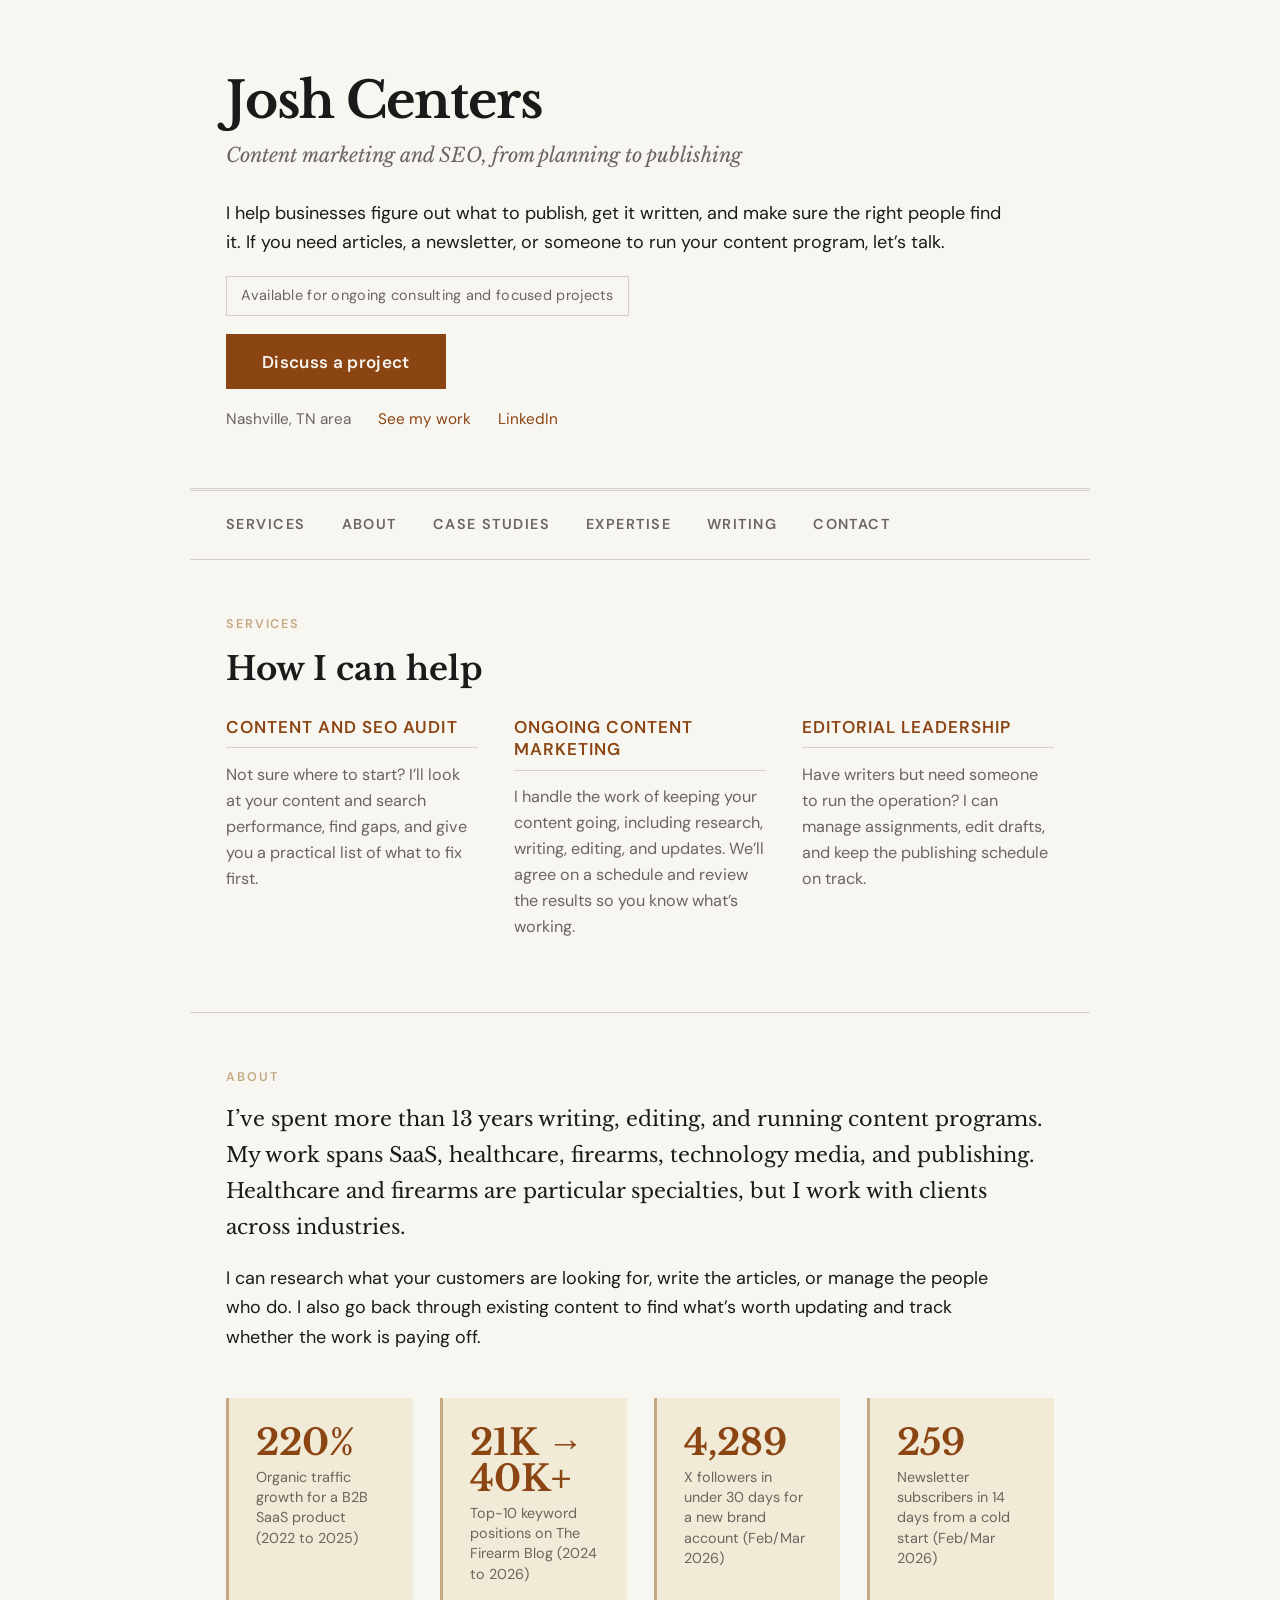
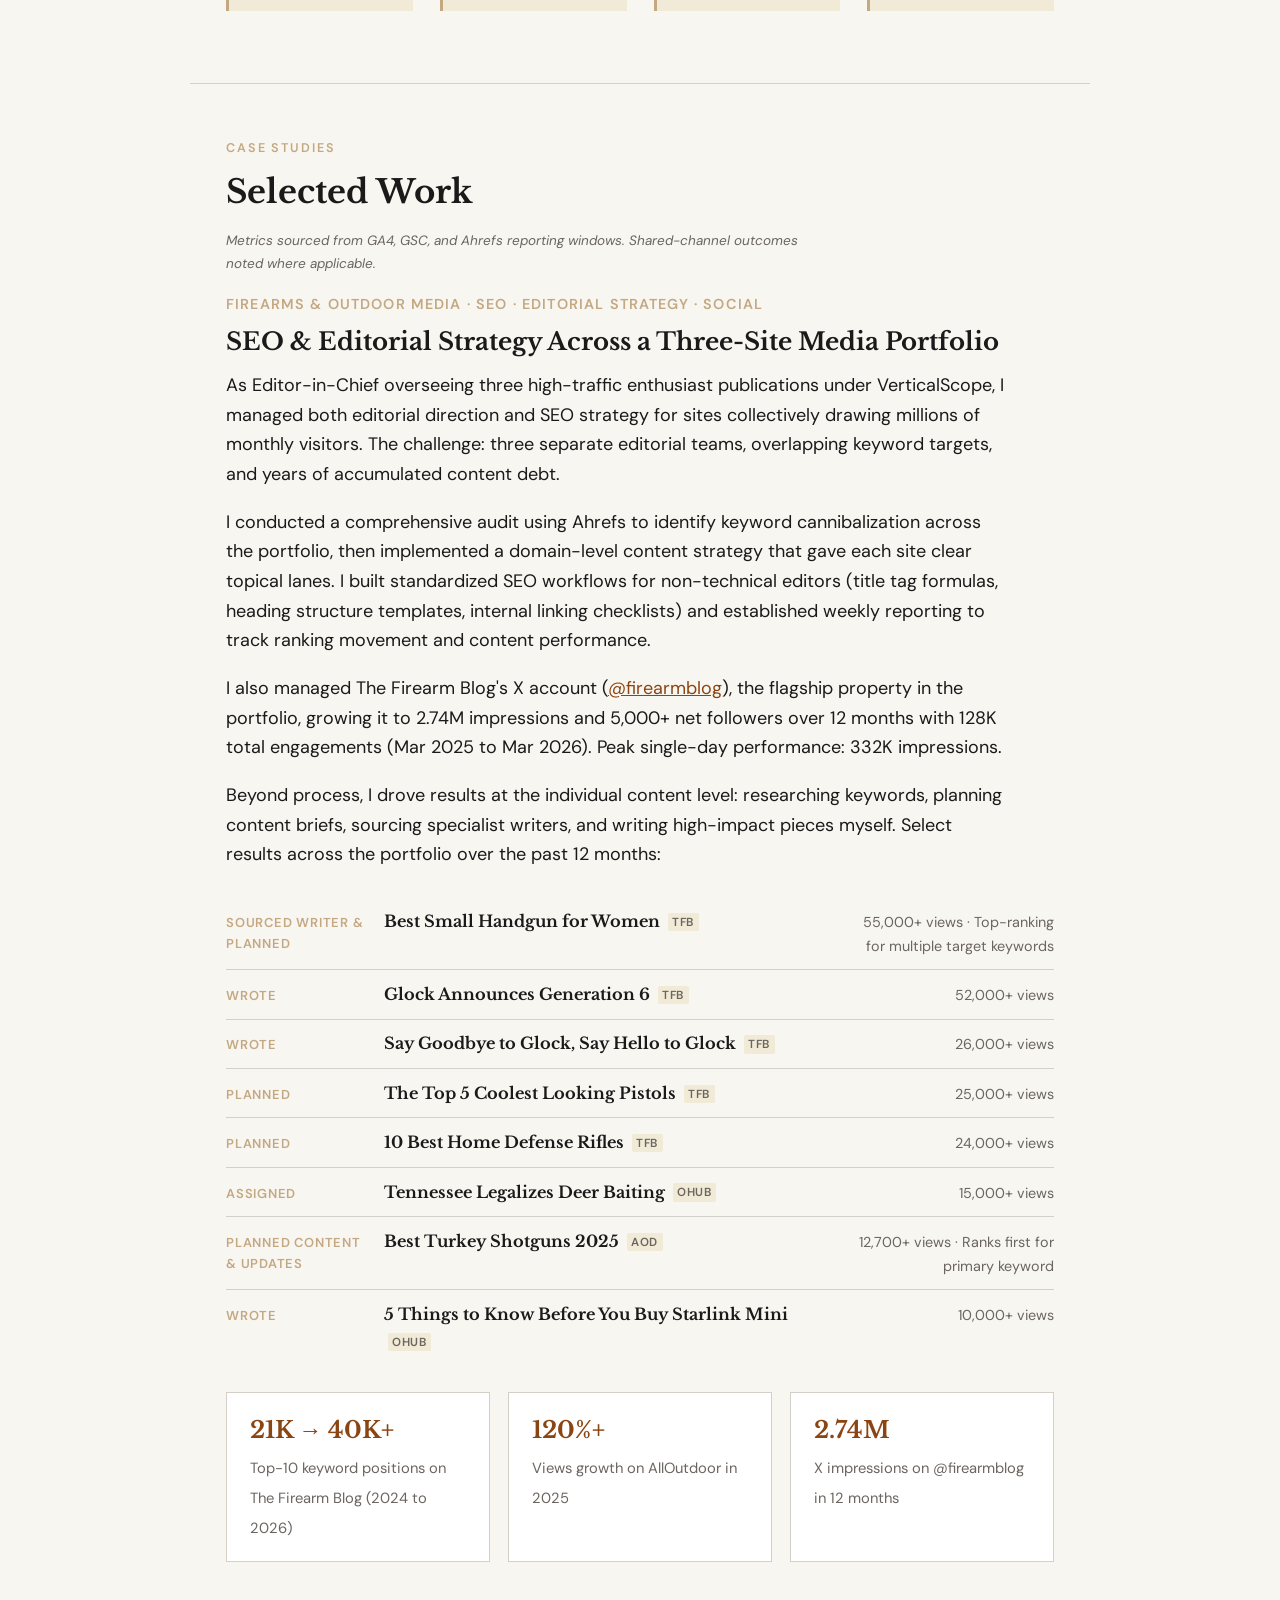
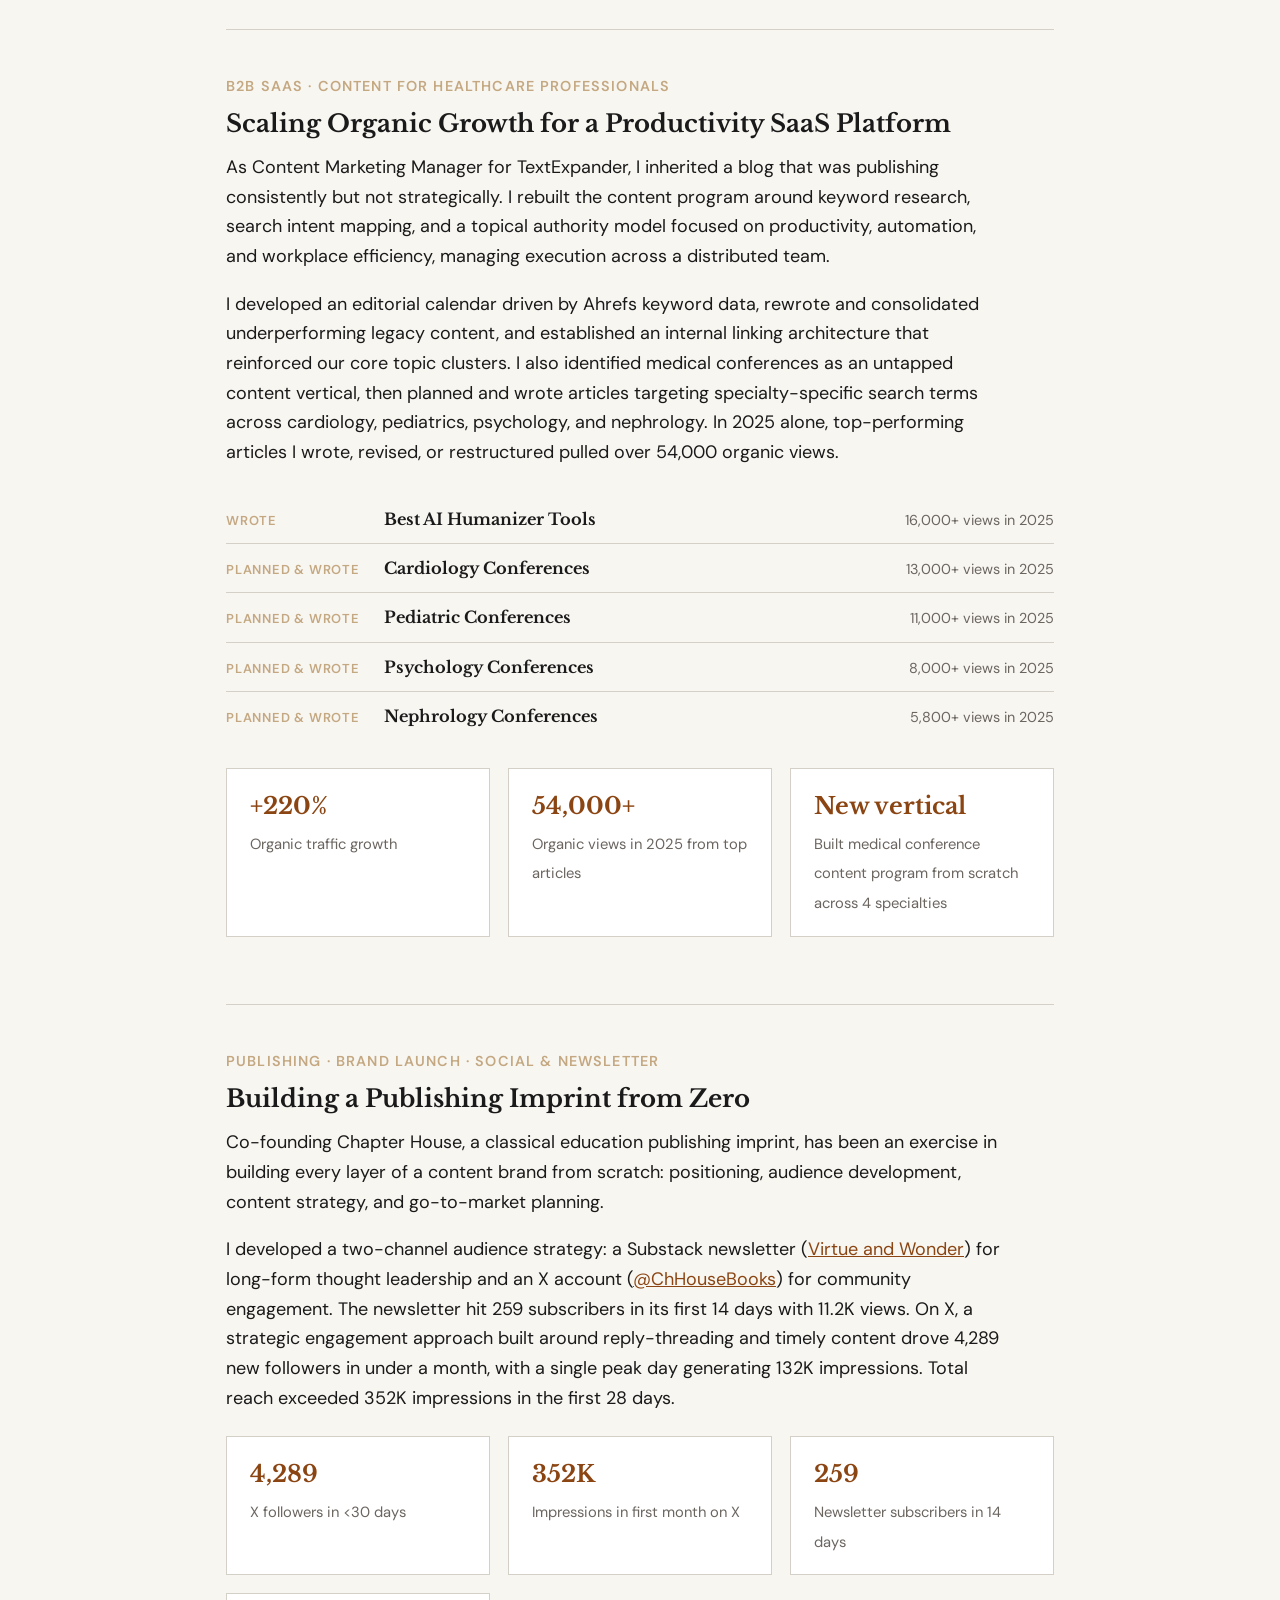
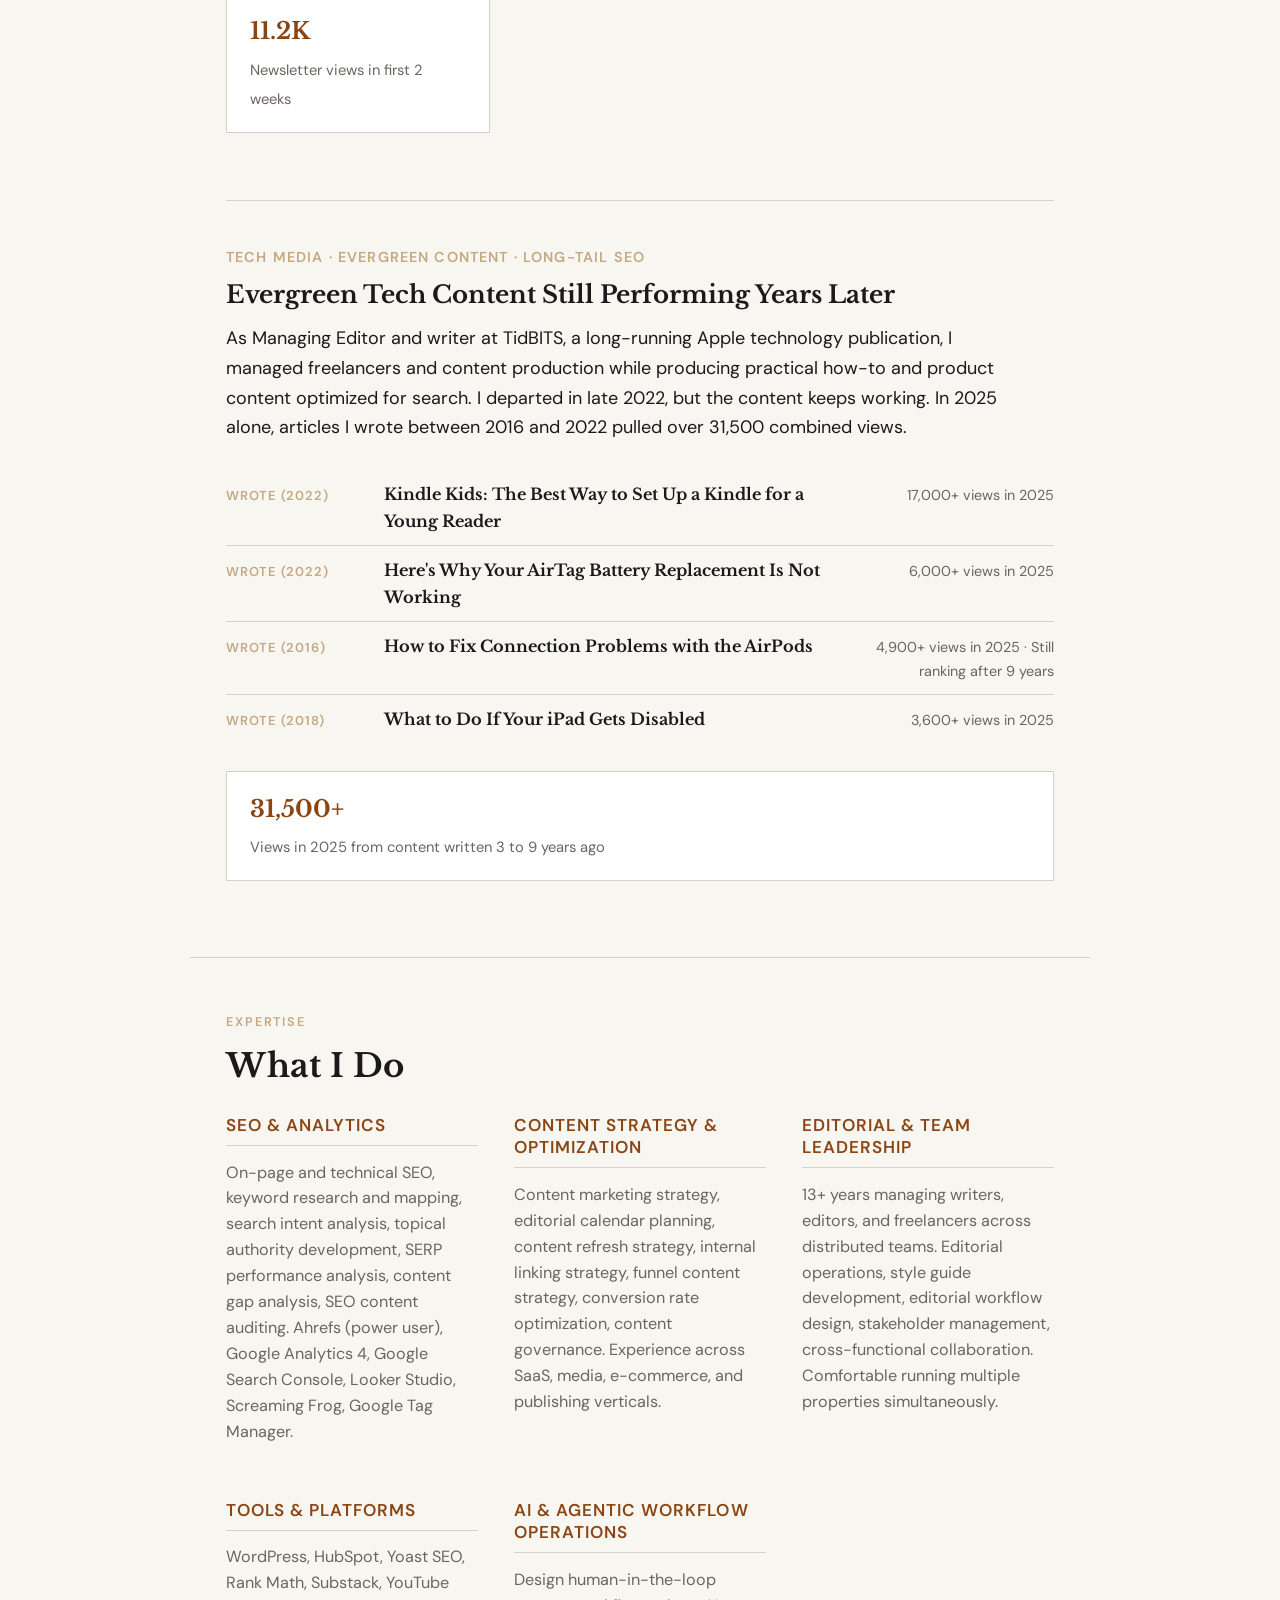
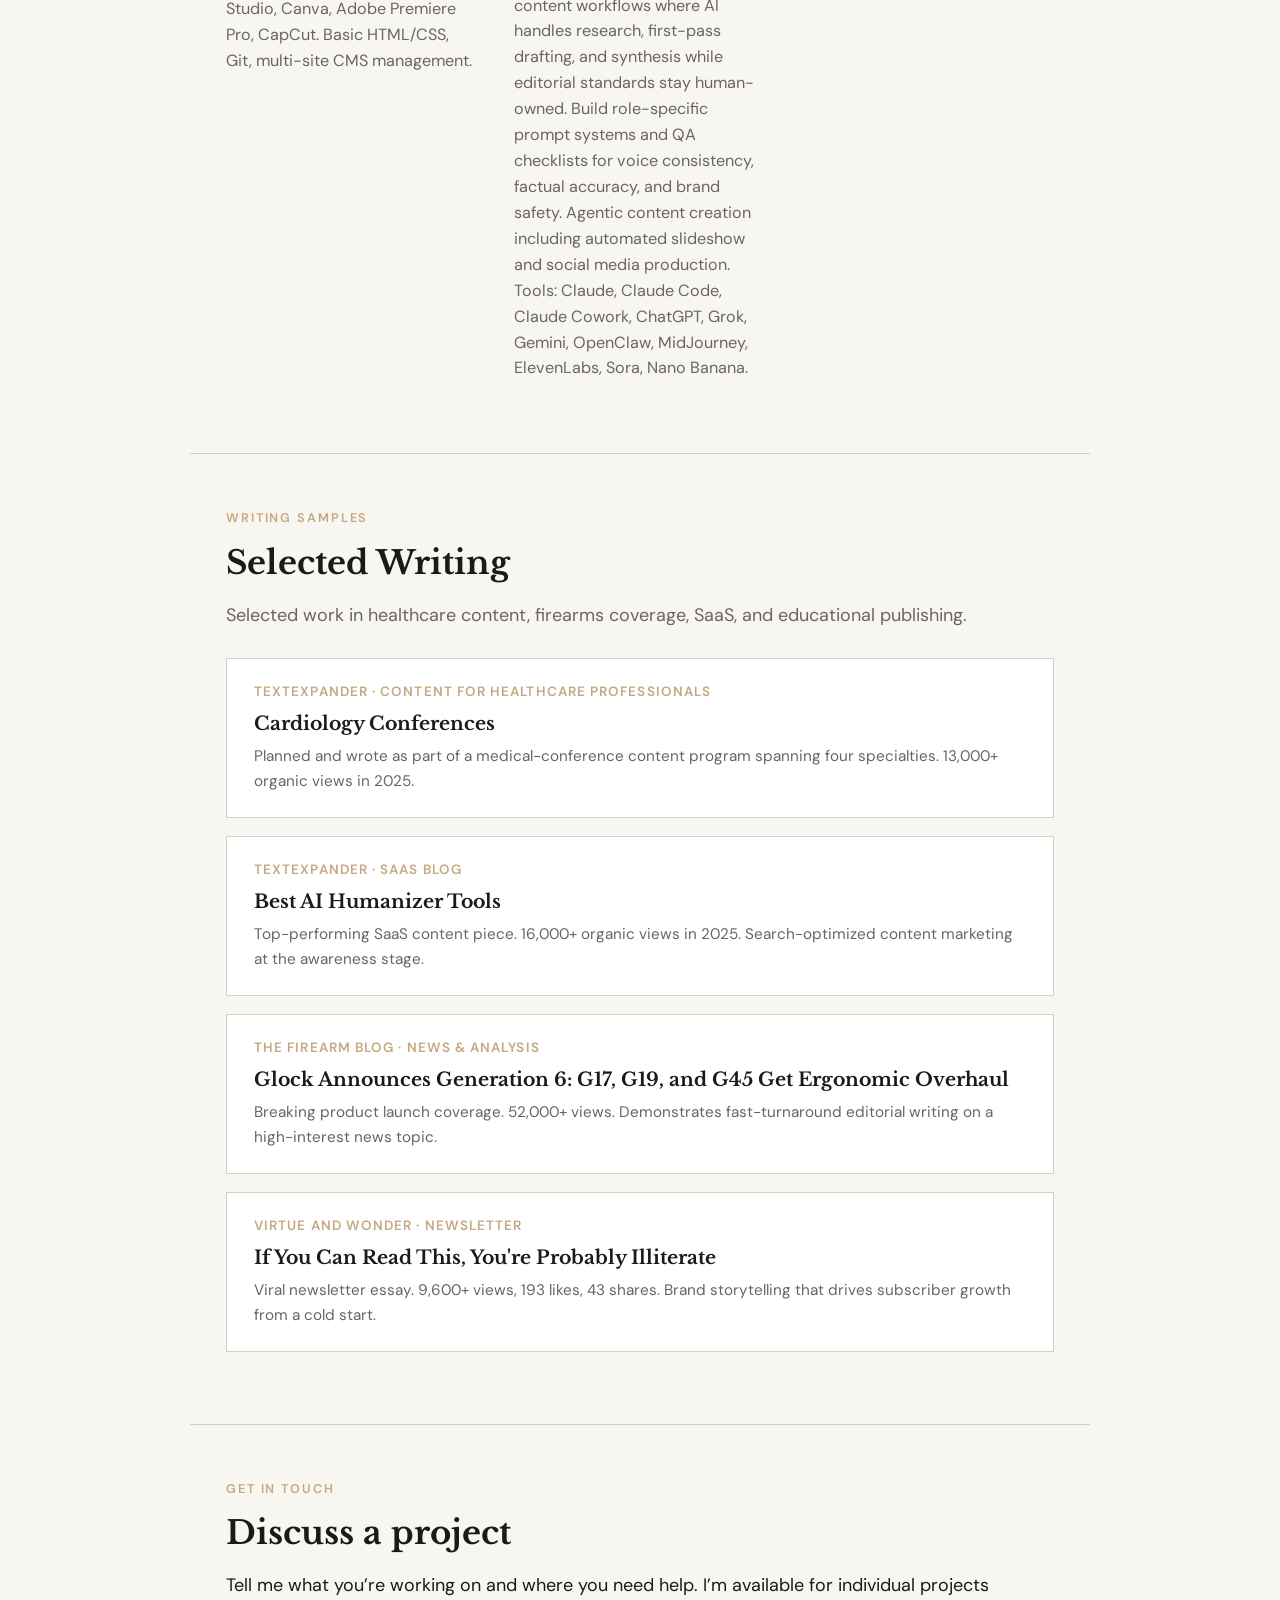
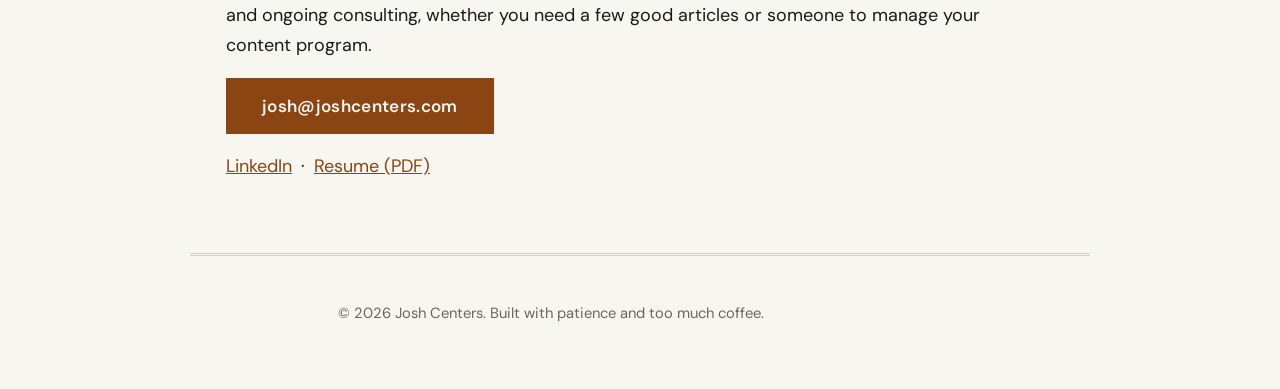
<file: index.html>
<!DOCTYPE html>
<html lang="en">
<head>
    <meta charset="UTF-8">
    <meta name="viewport" content="width=device-width, initial-scale=1.0">
    <title>Josh Centers | Content Marketing &amp; SEO Consultant</title>
    <meta name="description" content="Need help with your content? Josh Centers offers content strategy, writing, SEO, and editorial management for businesses across industries.">
    <meta property="og:title" content="Josh Centers | Content Marketing &amp; SEO Consultant">
    <meta property="og:description" content="Need help with your content? Josh Centers offers content strategy, writing, SEO, and editorial management for businesses across industries.">
    <meta property="og:type" content="website">
    <meta property="og:url" content="https://joshcenters.com">
    <meta property="og:image" content="https://joshcenters.com/og-image.png">
    <meta property="og:image:width" content="1200">
    <meta property="og:image:height" content="630">
    <meta name="twitter:card" content="summary_large_image">
    <meta name="twitter:title" content="Josh Centers | Content Marketing &amp; SEO Consultant">
    <meta name="twitter:description" content="Need help with your content? Josh Centers offers content strategy, writing, SEO, and editorial management for businesses across industries.">
    <meta name="twitter:image" content="https://joshcenters.com/og-image.png">
    <link rel="icon" type="image/svg+xml" href="favicon.svg">
    <link rel="icon" type="image/png" href="favicon.png">
    <link rel="preconnect" href="https://fonts.googleapis.com">
    <link rel="preconnect" href="https://fonts.gstatic.com" crossorigin>
    <link href="https://fonts.googleapis.com/css2?family=Libre+Baskerville:ital,wght@0,400;0,700;1,400&family=DM+Sans:ital,opsz,wght@0,9..40,400;0,9..40,500;0,9..40,600;1,9..40,400&display=swap" rel="stylesheet">
    <style>
        :root {
            --ink: #1a1a1a;
            --paper: #f8f6f1;
            --warm: #c4a882;
            --accent: #8b4513;
            --muted: #6b6560;
            --rule: #d4cfc7;
            --highlight: #f0ead6;
        }

        * { margin: 0; padding: 0; box-sizing: border-box; }

        html {
            font-size: 18px;
            scroll-behavior: smooth;
        }

        body {
            font-family: 'DM Sans', sans-serif;
            background: var(--paper);
            color: var(--ink);
            line-height: 1.65;
            -webkit-font-smoothing: antialiased;
        }

        /* ---- HEADER ---- */
        header {
            padding: 4rem 2rem 3rem;
            max-width: 900px;
            margin: 0 auto;
            border-bottom: 3px double var(--rule);
        }

        header h1 {
            font-family: 'Libre Baskerville', serif;
            font-size: 2.8rem;
            font-weight: 700;
            letter-spacing: -0.02em;
            line-height: 1.15;
            margin-bottom: 0.5rem;
        }

        header .tagline {
            font-size: 1.1rem;
            color: var(--muted);
            font-style: italic;
            font-family: 'Libre Baskerville', serif;
            margin-bottom: 1.5rem;
        }

        header .contact-row {
            display: flex;
            flex-wrap: wrap;
            gap: 1.5rem;
            font-size: 0.85rem;
            color: var(--muted);
        }

        header .contact-row a {
            color: var(--accent);
            text-decoration: none;
            border-bottom: 1px solid transparent;
            transition: border-color 0.2s;
        }

        header .contact-row a:hover {
            border-bottom-color: var(--accent);
        }

        /* ---- NAV ---- */
        nav {
            max-width: 900px;
            margin: 0 auto;
            padding: 1.25rem 2rem;
            display: flex;
            gap: 2rem;
            font-size: 0.8rem;
            text-transform: uppercase;
            letter-spacing: 0.1em;
            font-weight: 600;
            border-bottom: 1px solid var(--rule);
            position: sticky;
            top: 0;
            background: var(--paper);
            z-index: 100;
        }

        nav a {
            color: var(--muted);
            text-decoration: none;
            transition: color 0.2s;
        }

        nav a:hover { color: var(--accent); }

        section { scroll-margin-top: 6rem; }

        /* ---- SECTIONS ---- */
        section {
            max-width: 900px;
            margin: 0 auto;
            padding: 3rem 2rem;
        }

        section + section {
            border-top: 1px solid var(--rule);
        }

        .section-label {
            font-size: 0.7rem;
            text-transform: uppercase;
            letter-spacing: 0.15em;
            font-weight: 600;
            color: var(--warm);
            margin-bottom: 0.75rem;
        }

        h2 {
            font-family: 'Libre Baskerville', serif;
            font-size: 1.8rem;
            font-weight: 700;
            margin-bottom: 1rem;
            line-height: 1.25;
        }

        h3 {
            font-family: 'Libre Baskerville', serif;
            font-size: 1.2rem;
            font-weight: 700;
            margin-bottom: 0.5rem;
            line-height: 1.3;
        }

        p {
            margin-bottom: 1rem;
            max-width: 65ch;
        }

        /* ---- INTRO ---- */
        .intro-text {
            font-family: 'Libre Baskerville', serif;
            font-size: 1.15rem;
            line-height: 1.75;
            color: var(--ink);
        }

        /* ---- STATS ROW ---- */
        .stats {
            display: grid;
            grid-template-columns: repeat(auto-fit, minmax(180px, 1fr));
            gap: 1.5rem;
            margin: 2.5rem 0 1rem;
        }

        .stat {
            padding: 1.5rem;
            background: var(--highlight);
            border-left: 3px solid var(--warm);
        }

        .stat-number {
            font-family: 'Libre Baskerville', serif;
            font-size: 2rem;
            font-weight: 700;
            color: var(--accent);
            line-height: 1;
            margin-bottom: 0.35rem;
        }

        .stat-label {
            font-size: 0.8rem;
            color: var(--muted);
            line-height: 1.4;
        }

        /* ---- CASE STUDIES ---- */
        .case-study {
            margin-bottom: 2.5rem;
            padding-bottom: 2.5rem;
            border-bottom: 1px solid var(--rule);
        }

        .case-study:last-child {
            border-bottom: none;
            margin-bottom: 0;
            padding-bottom: 0;
        }

        .case-meta {
            font-size: 0.8rem;
            text-transform: uppercase;
            letter-spacing: 0.08em;
            color: var(--warm);
            font-weight: 600;
            margin-bottom: 0.5rem;
        }

        .case-study h3 {
            font-size: 1.35rem;
            margin-bottom: 0.75rem;
        }

        .results-grid {
            display: grid;
            grid-template-columns: repeat(auto-fit, minmax(200px, 1fr));
            gap: 1rem;
            margin: 1.25rem 0;
        }

        .result-item {
            padding: 1rem 1.25rem;
            background: white;
            border: 1px solid var(--rule);
        }

        .result-item strong {
            display: block;
            font-family: 'Libre Baskerville', serif;
            font-size: 1.3rem;
            color: var(--accent);
            margin-bottom: 0.2rem;
        }

        .result-item span {
            font-size: 0.82rem;
            color: var(--muted);
        }

        /* ---- CONTENT HITS ---- */
        .content-hits {
            margin: 1.5rem 0;
        }

        .hit-item {
            display: grid;
            grid-template-columns: 140px 1fr 200px;
            align-items: first baseline;
            padding: 0.6rem 0;
            border-bottom: 1px solid var(--rule);
            gap: 1rem;
            font-size: 0.9rem;
        }

        .hit-item:last-child { border-bottom: none; }

        .hit-role {
            font-size: 0.72rem;
            text-transform: uppercase;
            letter-spacing: 0.06em;
            color: var(--warm);
            font-weight: 600;
            line-height: 1.6;
        }

        .hit-stats {
            font-size: 0.8rem;
            color: var(--muted);
            text-align: right;
        }

        .hit-title {
            font-family: 'Libre Baskerville', serif;
            font-weight: 700;
            font-size: 0.9rem;
        }

        .hit-title a {
            color: inherit;
            text-decoration: none;
            transition: color 0.2s;
        }

        .hit-title a:hover {
            color: var(--accent);
        }

        .hit-pub-tag {
            font-family: 'DM Sans', sans-serif;
            font-size: 0.65rem;
            font-weight: 600;
            text-transform: uppercase;
            letter-spacing: 0.05em;
            color: var(--muted);
            background: var(--highlight);
            padding: 0.1em 0.4em;
            border-radius: 2px;
            vertical-align: middle;
            margin-left: 0.3em;
        }

        @media (max-width: 600px) {
            .hit-item {
                grid-template-columns: 1fr;
                gap: 0.15rem;
                padding: 0.75rem 0;
            }
        }

        /* ---- SKILLS ---- */
        .skills-grid {
            display: grid;
            grid-template-columns: repeat(auto-fit, minmax(250px, 1fr));
            gap: 2rem;
            margin-top: 1.5rem;
        }

        .skill-group h3 {
            font-size: 0.95rem;
            font-family: 'DM Sans', sans-serif;
            font-weight: 600;
            text-transform: uppercase;
            letter-spacing: 0.06em;
            color: var(--accent);
            margin-bottom: 0.75rem;
            padding-bottom: 0.5rem;
            border-bottom: 1px solid var(--rule);
        }

        .skill-group p {
            font-size: 0.9rem;
            color: var(--muted);
            line-height: 1.6;
        }

        /* ---- WRITING SAMPLES ---- */
        .sample {
            display: block;
            padding: 1.25rem 1.5rem;
            margin-bottom: 1rem;
            background: white;
            border: 1px solid var(--rule);
            text-decoration: none;
            color: var(--ink);
            transition: border-color 0.2s, box-shadow 0.2s;
        }

        .sample:hover {
            border-color: var(--warm);
            box-shadow: 0 2px 8px rgba(0,0,0,0.06);
        }

        .sample-pub {
            font-size: 0.75rem;
            text-transform: uppercase;
            letter-spacing: 0.08em;
            color: var(--warm);
            font-weight: 600;
        }

        .sample-title {
            font-family: 'Libre Baskerville', serif;
            font-size: 1.05rem;
            font-weight: 700;
            margin: 0.25rem 0;
        }

        .sample-desc {
            font-size: 0.85rem;
            color: var(--muted);
        }

        /* ---- FOOTER ---- */
        footer {
            max-width: 900px;
            margin: 0 auto;
            padding: 2.5rem 2rem;
            border-top: 3px double var(--rule);
            text-align: center;
            font-size: 0.82rem;
            color: var(--muted);
        }

        footer a {
            color: var(--accent);
            text-decoration: none;
        }

        /* ---- INTEGRITY NOTE ---- */
        .integrity-note {
            font-size: 0.75rem;
            color: var(--muted);
            font-style: italic;
            margin-top: 0.5rem;
        }

        /* ---- OPEN TO ---- */
        .open-to {
            display: inline-block;
            font-size: 0.8rem;
            color: var(--muted);
            border: 1px solid var(--rule);
            padding: 0.4rem 0.8rem;
            margin-bottom: 1rem;
            letter-spacing: 0.02em;
        }

        /* ---- CTA BUTTON ---- */
        .cta-button {
            display: inline-block;
            font-family: 'DM Sans', sans-serif;
            font-size: 0.95rem;
            font-weight: 600;
            color: var(--paper);
            background: var(--accent);
            padding: 0.75rem 2rem;
            text-decoration: none;
            letter-spacing: 0.02em;
            transition: background 0.2s, box-shadow 0.2s;
        }

        .cta-button:hover {
            background: #6d3610;
            box-shadow: 0 2px 8px rgba(0,0,0,0.12);
        }

        /* ---- RESPONSIVE ---- */
        @media (max-width: 600px) {
            html { font-size: 16px; }
            header { padding: 2.5rem 1.25rem 2rem; }
            header h1 { font-size: 2rem; }
            section { padding: 2rem 1.25rem; }
            nav { padding: 1rem 1.25rem; gap: 1.25rem; flex-wrap: wrap; }
            .stats { grid-template-columns: 1fr 1fr; }
        }

        /* ---- ANIMATIONS ---- */
        @keyframes fadeUp {
            from { opacity: 0; transform: translateY(16px); }
            to { opacity: 1; transform: translateY(0); }
        }

        header, section {
            animation: fadeUp 0.5s ease-out both;
        }

        section:nth-of-type(2) { animation-delay: 0.05s; }
        section:nth-of-type(3) { animation-delay: 0.1s; }
        section:nth-of-type(4) { animation-delay: 0.15s; }
        section:nth-of-type(5) { animation-delay: 0.2s; }
    </style>
</head>
<body>

<header>
    <h1>Josh Centers</h1>
    <p class="tagline">Content marketing and SEO, from planning to publishing</p>
    <p>I help businesses figure out what to publish, get it written, and make sure the right people find it. If you need articles, a newsletter, or someone to run your content program, let’s talk.</p>
    <div class="open-to">Available for ongoing consulting and focused projects</div>
    <p><a href="mailto:josh@joshcenters.com" class="cta-button">Discuss a project</a></p>
    <div class="contact-row">
        <span>Nashville, TN area</span>
        <a href="#work">See my work</a>
        <a href="https://www.linkedin.com/in/joshcenters/" target="_blank">LinkedIn</a>
    </div>
</header>

<nav>
    <a href="#services">Services</a>
    <a href="#about">About</a>
    <a href="#work">Case Studies</a>
    <a href="#skills">Expertise</a>
    <a href="#writing">Writing</a>
    <a href="#contact">Contact</a>
</nav>

<section id="services">
    <div class="section-label">Services</div>
    <h2>How I can help</h2>
    <div class="skills-grid">
        <div class="skill-group">
            <h3>Content and SEO audit</h3>
            <p>Not sure where to start? I’ll look at your content and search performance, find gaps, and give you a practical list of what to fix first.</p>
        </div>
        <div class="skill-group">
            <h3>Ongoing content marketing</h3>
            <p>I handle the work of keeping your content going, including research, writing, editing, and updates. We’ll agree on a schedule and review the results so you know what’s working.</p>
        </div>
        <div class="skill-group">
            <h3>Editorial leadership</h3>
            <p>Have writers but need someone to run the operation? I can manage assignments, edit drafts, and keep the publishing schedule on track.</p>
        </div>
    </div>
</section>

<!-- ==================== ABOUT ==================== -->
<section id="about">
    <div class="section-label">About</div>
    <p class="intro-text">
        I’ve spent more than 13 years writing, editing, and running content programs. My work spans SaaS, healthcare, firearms, technology media, and publishing. Healthcare and firearms are particular specialties, but I work with clients across industries.
    </p>
    <p>I can research what your customers are looking for, write the articles, or manage the people who do. I also go back through existing content to find what’s worth updating and track whether the work is paying off.
    </p>
    <div class="stats">
        <div class="stat">
            <div class="stat-number">220%</div>
            <div class="stat-label">Organic traffic growth for a B2B SaaS product (2022 to 2025)</div>
        </div>
        <div class="stat">
            <div class="stat-number">21K → 40K+</div>
            <div class="stat-label">Top-10 keyword positions on The Firearm Blog (2024 to 2026)</div>
        </div>
        <div class="stat">
            <div class="stat-number">4,289</div>
            <div class="stat-label">X followers in under 30 days for a new brand account (Feb/Mar 2026)</div>
        </div>
        <div class="stat">
            <div class="stat-number">259</div>
            <div class="stat-label">Newsletter subscribers in 14 days from a cold start (Feb/Mar 2026)</div>
        </div>
    </div>
</section>

<!-- ==================== CASE STUDIES ==================== -->
<section id="work">
    <div class="section-label">Case Studies</div>
    <h2>Selected Work</h2>
    <p class="integrity-note">Metrics sourced from GA4, GSC, and Ahrefs reporting windows. Shared-channel outcomes noted where applicable.</p>

    <!-- Case Study 2: VerticalScope Portfolio -->
    <div class="case-study">
        <div class="case-meta">Firearms &amp; Outdoor Media · SEO · Editorial Strategy · Social</div>
        <h3>SEO &amp; Editorial Strategy Across a Three-Site Media Portfolio</h3>
        <p>
            As Editor-in-Chief overseeing three high-traffic enthusiast publications under VerticalScope, I managed both editorial direction and SEO strategy for sites collectively drawing millions of monthly visitors. The challenge: three separate editorial teams, overlapping keyword targets, and years of accumulated content debt.
        </p>
        <p>
            I conducted a comprehensive audit using Ahrefs to identify keyword cannibalization across the portfolio, then implemented a domain-level content strategy that gave each site clear topical lanes. I built standardized SEO workflows for non-technical editors (title tag formulas, heading structure templates, internal linking checklists) and established weekly reporting to track ranking movement and content performance.
        </p>
        <p>
            I also managed The Firearm Blog's X account (<a href="https://x.com/firearmblog" target="_blank" style="color: var(--accent);">@firearmblog</a>), the flagship property in the portfolio, growing it to 2.74M impressions and 5,000+ net followers over 12 months with 128K total engagements (Mar 2025 to Mar 2026). Peak single-day performance: 332K impressions.
        </p>
        <p>
            Beyond process, I drove results at the individual content level: researching keywords, planning content briefs, sourcing specialist writers, and writing high-impact pieces myself. Select results across the portfolio over the past 12 months:
        </p>

        <div class="content-hits">
            <div class="hit-item">
                <div class="hit-role">Sourced writer &amp; planned</div>
                <div class="hit-title"><a href="https://www.thefirearmblog.com/blog/best-small-handgun-for-women-five-contenders-put-to-the-test-44823046" target="_blank">Best Small Handgun for Women</a> <span class="hit-pub-tag">TFB</span></div>
                <div class="hit-stats">55,000+ views · Top-ranking for multiple target keywords</div>
            </div>
            <div class="hit-item">
                <div class="hit-role">Wrote</div>
                <div class="hit-title"><a href="https://www.thefirearmblog.com/blog/glock-announces-generation-6-g17-g19-and-g45-get-ergonomic-overhaul-44824474" target="_blank">Glock Announces Generation 6</a> <span class="hit-pub-tag">TFB</span></div>
                <div class="hit-stats">52,000+ views</div>
            </div>
            <div class="hit-item">
                <div class="hit-role">Wrote</div>
                <div class="hit-title"><a href="https://www.thefirearmblog.com/blog/say-goodbye-to-glock-say-hello-to-glock-v-44823448" target="_blank">Say Goodbye to Glock, Say Hello to Glock</a> <span class="hit-pub-tag">TFB</span></div>
                <div class="hit-stats">26,000+ views</div>
            </div>
            <div class="hit-item">
                <div class="hit-role">Planned</div>
                <div class="hit-title"><a href="https://www.thefirearmblog.com/blog/the-top-5-coolest-looking-pistols-44817400" target="_blank">The Top 5 Coolest Looking Pistols</a> <span class="hit-pub-tag">TFB</span></div>
                <div class="hit-stats">25,000+ views</div>
            </div>
            <div class="hit-item">
                <div class="hit-role">Planned</div>
                <div class="hit-title"><a href="https://www.thefirearmblog.com/blog/10-best-home-defense-rifles-44816650" target="_blank">10 Best Home Defense Rifles</a> <span class="hit-pub-tag">TFB</span></div>
                <div class="hit-stats">24,000+ views</div>
            </div>
            <div class="hit-item">
                <div class="hit-role">Assigned</div>
                <div class="hit-title"><a href="https://www.outdoorhub.com/news/2025/05/26/tennessee-legalizes-deer-baiting-private-propery/" target="_blank">Tennessee Legalizes Deer Baiting</a> <span class="hit-pub-tag">OHUB</span></div>
                <div class="hit-stats">15,000+ views</div>
            </div>
            <div class="hit-item">
                <div class="hit-role">Planned content &amp; updates</div>
                <div class="hit-title"><a href="https://www.alloutdoor.com/2025/03/20/best-turkey-shotguns-2025/" target="_blank">Best Turkey Shotguns 2025</a> <span class="hit-pub-tag">AOD</span></div>
                <div class="hit-stats">12,700+ views · Ranks first for primary keyword</div>
            </div>
            <div class="hit-item">
                <div class="hit-role">Wrote</div>
                <div class="hit-title"><a href="https://www.outdoorhub.com/stories/2025/07/16/5-things-know-starlink-mini-buy/" target="_blank">5 Things to Know Before You Buy Starlink Mini</a> <span class="hit-pub-tag">OHUB</span></div>
                <div class="hit-stats">10,000+ views</div>
            </div>
        </div>

        <div class="results-grid">
            <div class="result-item">
                <strong>21K → 40K+</strong>
                <span>Top-10 keyword positions on The Firearm Blog (2024 to 2026)</span>
            </div>
            <div class="result-item">
                <strong>120%+</strong>
                <span>Views growth on AllOutdoor in 2025</span>
            </div>
            <div class="result-item">
                <strong>2.74M</strong>
                <span>X impressions on @firearmblog in 12 months</span>
            </div>
        </div>
    </div>

    <!-- Case Study 1: TextExpander -->
    <div class="case-study">
        <div class="case-meta">B2B SaaS · Content for Healthcare Professionals</div>
        <h3>Scaling Organic Growth for a Productivity SaaS Platform</h3>
        <p>
            As Content Marketing Manager for TextExpander, I inherited a blog that was publishing consistently but not strategically. I rebuilt the content program around keyword research, search intent mapping, and a topical authority model focused on productivity, automation, and workplace efficiency, managing execution across a distributed team.
        </p>
        <p>
            I developed an editorial calendar driven by Ahrefs keyword data, rewrote and consolidated underperforming legacy content, and established an internal linking architecture that reinforced our core topic clusters. I also identified medical conferences as an untapped content vertical, then planned and wrote articles targeting specialty-specific search terms across cardiology, pediatrics, psychology, and nephrology. In 2025 alone, top-performing articles I wrote, revised, or restructured pulled over 54,000 organic views.
        </p>

        <div class="content-hits">
            <div class="hit-item">
                <div class="hit-role">Wrote</div>
                <div class="hit-title"><a href="https://textexpander.com/blog/best-ai-humanizer-tools" target="_blank">Best AI Humanizer Tools</a></div>
                <div class="hit-stats">16,000+ views in 2025</div>
            </div>
            <div class="hit-item">
                <div class="hit-role">Planned &amp; wrote</div>
                <div class="hit-title"><a href="https://textexpander.com/blog/cardiology-conferences" target="_blank">Cardiology Conferences</a></div>
                <div class="hit-stats">13,000+ views in 2025</div>
            </div>
            <div class="hit-item">
                <div class="hit-role">Planned &amp; wrote</div>
                <div class="hit-title"><a href="https://textexpander.com/blog/pediatric-conferences" target="_blank">Pediatric Conferences</a></div>
                <div class="hit-stats">11,000+ views in 2025</div>
            </div>
            <div class="hit-item">
                <div class="hit-role">Planned &amp; wrote</div>
                <div class="hit-title"><a href="https://textexpander.com/blog/psychology-conferences" target="_blank">Psychology Conferences</a></div>
                <div class="hit-stats">8,000+ views in 2025</div>
            </div>
            <div class="hit-item">
                <div class="hit-role">Planned &amp; wrote</div>
                <div class="hit-title"><a href="https://textexpander.com/blog/nephrology-conferences" target="_blank">Nephrology Conferences</a></div>
                <div class="hit-stats">5,800+ views in 2025</div>
            </div>
        </div>

        <div class="results-grid">
            <div class="result-item">
                <strong>+220%</strong>
                <span>Organic traffic growth</span>
            </div>
            <div class="result-item">
                <strong>54,000+</strong>
                <span>Organic views in 2025 from top articles</span>
            </div>
            <div class="result-item">
                <strong>New vertical</strong>
                <span>Built medical conference content program from scratch across 4 specialties</span>
            </div>
        </div>
    </div>

    <!-- Case Study 3: Chapter House -->
    <div class="case-study">
        <div class="case-meta">Publishing · Brand Launch · Social &amp; Newsletter</div>
        <h3>Building a Publishing Imprint from Zero</h3>
        <p>
            Co-founding Chapter House, a classical education publishing imprint, has been an exercise in building every layer of a content brand from scratch: positioning, audience development, content strategy, and go-to-market planning.
        </p>
        <p>
            I developed a two-channel audience strategy: a Substack newsletter (<a href="https://virtueandwonder.com/" target="_blank" style="color: var(--accent);">Virtue and Wonder</a>) for long-form thought leadership and an X account (<a href="https://x.com/chhousebooks" target="_blank" style="color: var(--accent);">@ChHouseBooks</a>) for community engagement. The newsletter hit 259 subscribers in its first 14 days with 11.2K views. On X, a strategic engagement approach built around reply-threading and timely content drove 4,289 new followers in under a month, with a single peak day generating 132K impressions. Total reach exceeded 352K impressions in the first 28 days.
        </p>
        <div class="results-grid">
            <div class="result-item">
                <strong>4,289</strong>
                <span>X followers in &lt;30 days</span>
            </div>
            <div class="result-item">
                <strong>352K</strong>
                <span>Impressions in first month on X</span>
            </div>
            <div class="result-item">
                <strong>259</strong>
                <span>Newsletter subscribers in 14 days</span>
            </div>
            <div class="result-item">
                <strong>11.2K</strong>
                <span>Newsletter views in first 2 weeks</span>
            </div>
        </div>
    </div>

    <!-- Case Study 4: TidBITS -->
    <div class="case-study">
        <div class="case-meta">Tech Media · Evergreen Content · Long-Tail SEO</div>
        <h3>Evergreen Tech Content Still Performing Years Later</h3>
        <p>
            As Managing Editor and writer at TidBITS, a long-running Apple technology publication, I managed freelancers and content production while producing practical how-to and product content optimized for search. I departed in late 2022, but the content keeps working. In 2025 alone, articles I wrote between 2016 and 2022 pulled over 31,500 combined views.
        </p>
        <div class="content-hits">
            <div class="hit-item">
                <div class="hit-role">Wrote (2022)</div>
                <div class="hit-title"><a href="https://tidbits.com/2022/09/02/kindle-kids/" target="_blank">Kindle Kids: The Best Way to Set Up a Kindle for a Young Reader</a></div>
                <div class="hit-stats">17,000+ views in 2025</div>
            </div>
            <div class="hit-item">
                <div class="hit-role">Wrote (2022)</div>
                <div class="hit-title"><a href="https://talk.tidbits.com/t/here-s-why-your-airtag-battery-replacement-is-not-working/19899" target="_blank">Here's Why Your AirTag Battery Replacement Is Not Working</a></div>
                <div class="hit-stats">6,000+ views in 2025</div>
            </div>
            <div class="hit-item">
                <div class="hit-role">Wrote (2016)</div>
                <div class="hit-title"><a href="https://tidbits.com/2016/12/21/how-to-fix-connection-problems-with-the-airpods/" target="_blank">How to Fix Connection Problems with the AirPods</a></div>
                <div class="hit-stats">4,900+ views in 2025 · Still ranking after 9 years</div>
            </div>
            <div class="hit-item">
                <div class="hit-role">Wrote (2018)</div>
                <div class="hit-title"><a href="https://tidbits.com/2018/01/15/what-to-do-if-your-ipad-gets-disabled-by-too-many-passcode-entries/" target="_blank">What to Do If Your iPad Gets Disabled</a></div>
                <div class="hit-stats">3,600+ views in 2025</div>
            </div>
        </div>
        <div class="results-grid">
            <div class="result-item">
                <strong>31,500+</strong>
                <span>Views in 2025 from content written 3 to 9 years ago</span>
            </div>
        </div>
    </div>
</section>

<!-- ==================== SKILLS ==================== -->
<section id="skills">
    <div class="section-label">Expertise</div>
    <h2>What I Do</h2>
    <div class="skills-grid">
        <div class="skill-group">
            <h3>SEO &amp; Analytics</h3>
            <p>On-page and technical SEO, keyword research and mapping, search intent analysis, topical authority development, SERP performance analysis, content gap analysis, SEO content auditing. Ahrefs (power user), Google Analytics 4, Google Search Console, Looker Studio, Screaming Frog, Google Tag Manager.</p>
        </div>
        <div class="skill-group">
            <h3>Content Strategy &amp; Optimization</h3>
            <p>Content marketing strategy, editorial calendar planning, content refresh strategy, internal linking strategy, funnel content strategy, conversion rate optimization, content governance. Experience across SaaS, media, e-commerce, and publishing verticals.</p>
        </div>
        <div class="skill-group">
            <h3>Editorial &amp; Team Leadership</h3>
            <p>13+ years managing writers, editors, and freelancers across distributed teams. Editorial operations, style guide development, editorial workflow design, stakeholder management, cross-functional collaboration. Comfortable running multiple properties simultaneously.</p>
        </div>
        <div class="skill-group">
            <h3>Tools &amp; Platforms</h3>
            <p>WordPress, HubSpot, Yoast SEO, Rank Math, Substack, YouTube Studio, Canva, Adobe Premiere Pro, CapCut. Basic HTML/CSS, Git, multi-site CMS management.</p>
        </div>
        <div class="skill-group">
            <h3>AI &amp; Agentic Workflow Operations</h3>
            <p>Design human-in-the-loop content workflows where AI handles research, first-pass drafting, and synthesis while editorial standards stay human-owned. Build role-specific prompt systems and QA checklists for voice consistency, factual accuracy, and brand safety. Agentic content creation including automated slideshow and social media production. Tools: Claude, Claude Code, Claude Cowork, ChatGPT, Grok, Gemini, OpenClaw, MidJourney, ElevenLabs, Sora, Nano Banana.</p>
        </div>
    </div>
</section>

<!-- ==================== WRITING ==================== -->
<section id="writing">
    <div class="section-label">Writing Samples</div>
    <h2>Selected Writing</h2>
    <p style="color: var(--muted); margin-bottom: 1.5rem;">Selected work in healthcare content, firearms coverage, SaaS, and educational publishing.</p>

    <a href="https://textexpander.com/blog/cardiology-conferences" target="_blank" class="sample">
        <div class="sample-pub">TextExpander · Content for Healthcare Professionals</div>
        <div class="sample-title">Cardiology Conferences</div>
        <div class="sample-desc">Planned and wrote as part of a medical-conference content program spanning four specialties. 13,000+ organic views in 2025.</div>
    </a>

    <a href="https://textexpander.com/blog/best-ai-humanizer-tools" target="_blank" class="sample">
        <div class="sample-pub">TextExpander · SaaS Blog</div>
        <div class="sample-title">Best AI Humanizer Tools</div>
        <div class="sample-desc">Top-performing SaaS content piece. 16,000+ organic views in 2025. Search-optimized content marketing at the awareness stage.</div>
    </a>

    <a href="https://www.thefirearmblog.com/blog/glock-announces-generation-6-g17-g19-and-g45-get-ergonomic-overhaul-44824474" target="_blank" class="sample">
        <div class="sample-pub">The Firearm Blog · News &amp; Analysis</div>
        <div class="sample-title">Glock Announces Generation 6: G17, G19, and G45 Get Ergonomic Overhaul</div>
        <div class="sample-desc">Breaking product launch coverage. 52,000+ views. Demonstrates fast-turnaround editorial writing on a high-interest news topic.</div>
    </a>

    <a href="https://virtueandwonder.com/p/if-you-can-read-this-youre-probably" target="_blank" class="sample">
        <div class="sample-pub">Virtue and Wonder · Newsletter</div>
        <div class="sample-title">If You Can Read This, You're Probably Illiterate</div>
        <div class="sample-desc">Viral newsletter essay. 9,600+ views, 193 likes, 43 shares. Brand storytelling that drives subscriber growth from a cold start.</div>
    </a>
</section>

<!-- ==================== CONTACT ==================== -->
<section id="contact">
    <div class="section-label">Get in Touch</div>
    <h2>Discuss a project</h2>
    <p>
        Tell me what you’re working on and where you need help. I’m available for individual projects and ongoing consulting, whether you need a few good articles or someone to manage your content program.
    </p>
    <p>
        <a href="mailto:josh@joshcenters.com" class="cta-button">josh@joshcenters.com</a>
    </p>
    <p>
        <a href="https://www.linkedin.com/in/joshcenters/" style="color: var(--accent);" target="_blank">LinkedIn</a>&ensp;·&ensp;<a href="https://joshcenters.com/josh-centers-resume.pdf" style="color: var(--accent);" target="_blank">Resume (PDF)</a>
    </p>
</section>

<footer>
    <p>&copy; 2026 Josh Centers. Built with patience and too much coffee.</p>
</footer>

</body>
</html>
</file>
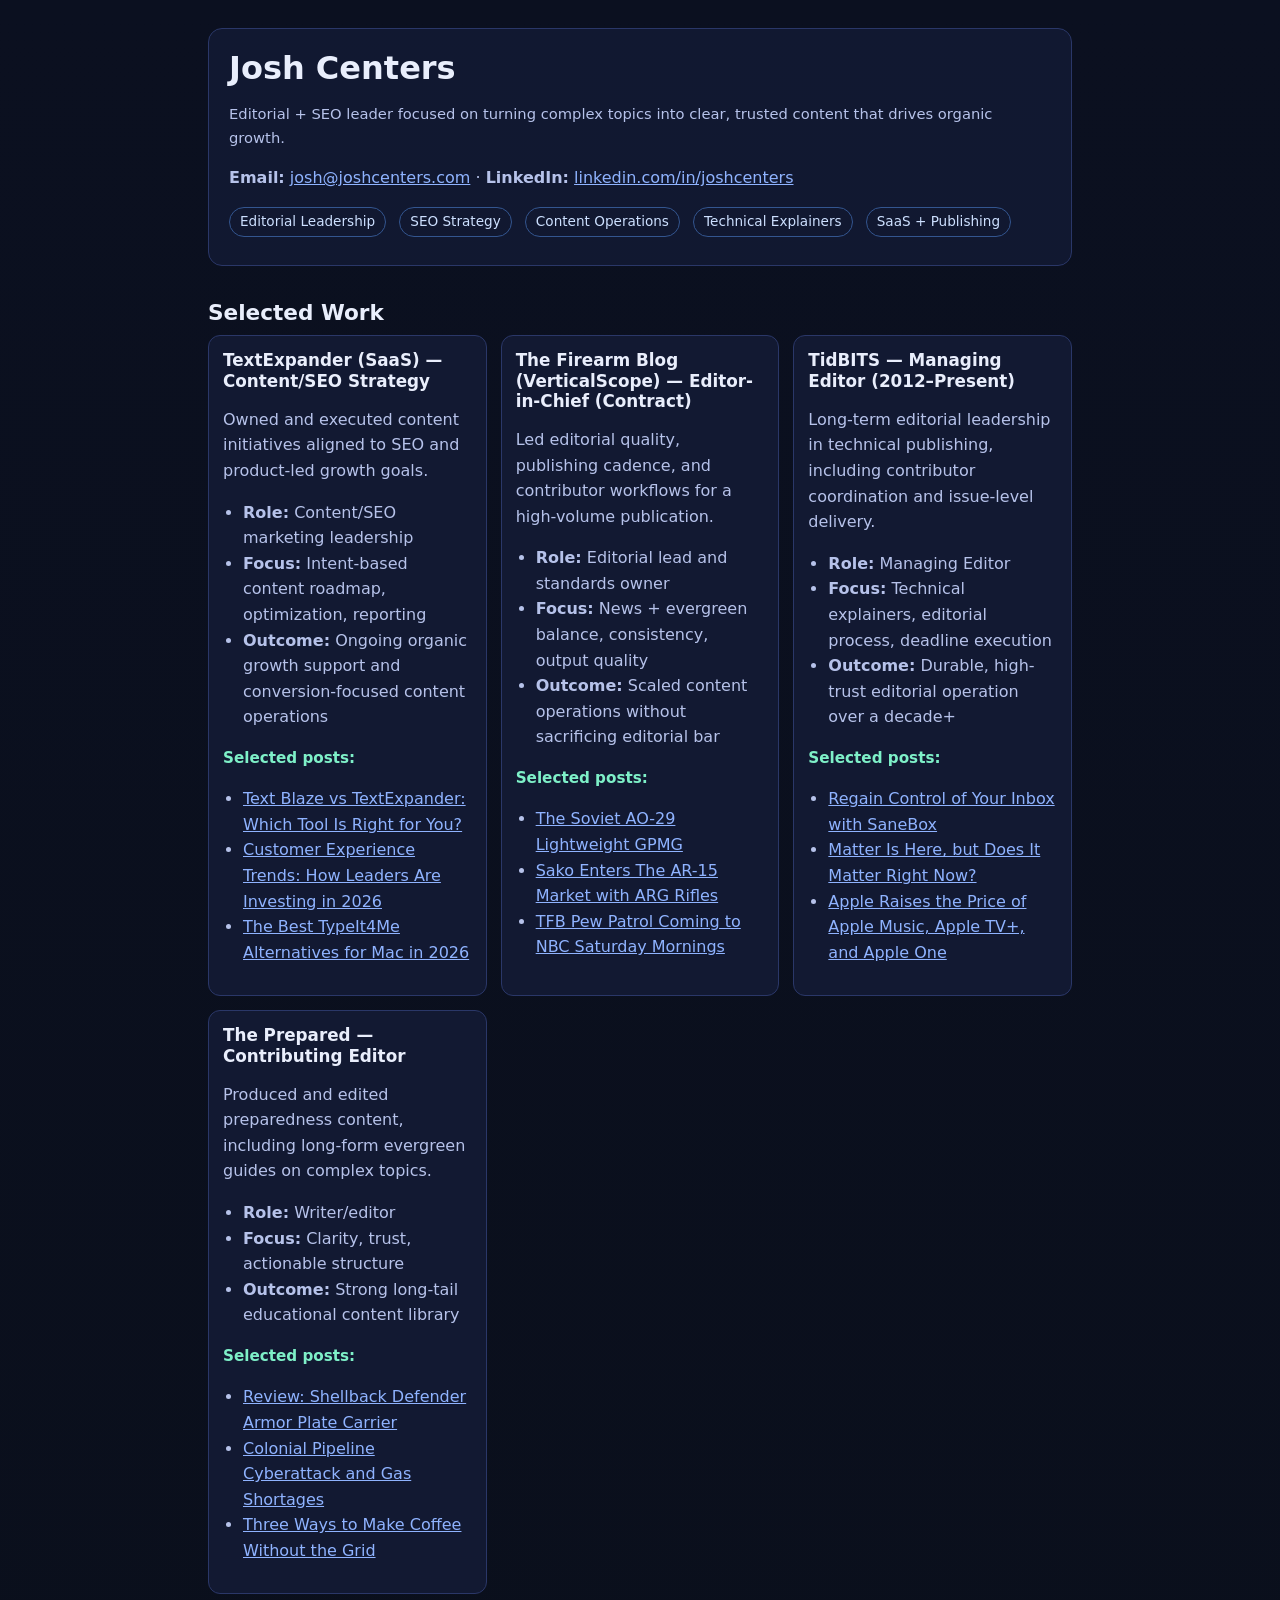
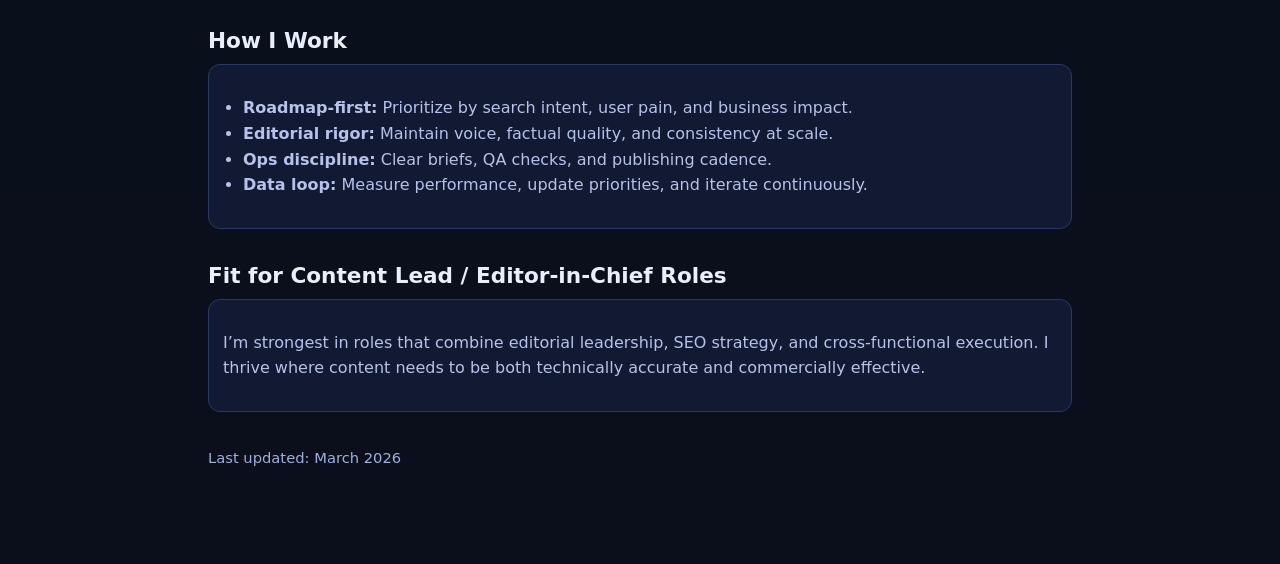
<file: koinly-content-lead.html>
<!doctype html>
<html lang="en">
<head>
  <meta charset="utf-8" />
  <meta name="viewport" content="width=device-width, initial-scale=1" />
  <title>Josh Centers — Editorial & SEO Portfolio</title>
  <meta name="description" content="Editorial and SEO leadership portfolio for Josh Centers." />
  <style>
    :root {
      --bg: #0b1020;
      --card: #121932;
      --text: #e9eefc;
      --muted: #b6c2ea;
      --link: #8fb3ff;
      --accent: #7ef0c8;
      --border: #2a3768;
    }
    * { box-sizing: border-box; }
    body {
      margin: 0;
      font-family: Inter, system-ui, -apple-system, Segoe UI, Roboto, Helvetica, Arial, sans-serif;
      background: linear-gradient(180deg, #0b1020, #0a0f1b);
      color: var(--text);
      line-height: 1.6;
    }
    .wrap {
      max-width: 900px;
      margin: 0 auto;
      padding: 28px 18px 80px;
    }
    h1, h2, h3 { line-height: 1.2; margin: 0 0 10px; }
    h1 { font-size: 2rem; }
    h2 { font-size: 1.35rem; margin-top: 34px; }
    h3 { font-size: 1.05rem; margin-top: 0; }
    p, li { color: var(--muted); }
    a { color: var(--link); }
    .hero {
      background: rgba(18,25,50,.92);
      border: 1px solid var(--border);
      border-radius: 14px;
      padding: 20px;
    }
    .tag {
      display: inline-block;
      border: 1px solid #33558f;
      color: #cde0ff;
      padding: 3px 10px;
      border-radius: 999px;
      font-size: .85rem;
      margin: 0 8px 8px 0;
    }
    .grid {
      display: grid;
      gap: 14px;
      grid-template-columns: repeat(auto-fit, minmax(250px, 1fr));
    }
    .card {
      background: var(--card);
      border: 1px solid var(--border);
      border-radius: 12px;
      padding: 14px;
    }
    .kpi {
      color: var(--accent);
      font-weight: 700;
      margin-top: 8px;
      font-size: .95rem;
    }
    .muted { color: var(--muted); }
    .small { font-size: .92rem; }
    ul { padding-left: 20px; }
    .footer { margin-top: 34px; font-size: .92rem; color: #9db0dd; }
  </style>
</head>
<body>
  <main class="wrap">
    <section class="hero">
      <h1>Josh Centers</h1>
      <p class="small">
        Editorial + SEO leader focused on turning complex topics into clear, trusted content that drives organic growth.
      </p>
      <p>
        <strong>Email:</strong> <a href="mailto:josh@joshcenters.com">josh@joshcenters.com</a> ·
        <strong>LinkedIn:</strong> <a href="https://www.linkedin.com/in/joshcenters/" target="_blank" rel="noreferrer">linkedin.com/in/joshcenters</a>
      </p>
      <div>
        <span class="tag">Editorial Leadership</span>
        <span class="tag">SEO Strategy</span>
        <span class="tag">Content Operations</span>
        <span class="tag">Technical Explainers</span>
        <span class="tag">SaaS + Publishing</span>
      </div>
    </section>

    <h2>Selected Work</h2>
    <div class="grid">
      <article class="card">
        <h3>TextExpander (SaaS) — Content/SEO Strategy</h3>
        <p>Owned and executed content initiatives aligned to SEO and product-led growth goals.</p>
        <ul>
          <li><strong>Role:</strong> Content/SEO marketing leadership</li>
          <li><strong>Focus:</strong> Intent-based content roadmap, optimization, reporting</li>
          <li><strong>Outcome:</strong> Ongoing organic growth support and conversion-focused content operations</li>
        </ul>
        <p class="kpi">Selected posts:</p>
        <ul>
          <li><a href="https://textexpander.com/blog/text-blaze-vs-textexpander" target="_blank" rel="noreferrer">Text Blaze vs TextExpander: Which Tool Is Right for You?</a></li>
          <li><a href="https://textexpander.com/blog/customer-experience-trends" target="_blank" rel="noreferrer">Customer Experience Trends: How Leaders Are Investing in 2026</a></li>
          <li><a href="https://textexpander.com/blog/best-typeit4me-alternatives" target="_blank" rel="noreferrer">The Best TypeIt4Me Alternatives for Mac in 2026</a></li>
        </ul>
      </article>

      <article class="card">
        <h3>The Firearm Blog (VerticalScope) — Editor-in-Chief (Contract)</h3>
        <p>Led editorial quality, publishing cadence, and contributor workflows for a high-volume publication.</p>
        <ul>
          <li><strong>Role:</strong> Editorial lead and standards owner</li>
          <li><strong>Focus:</strong> News + evergreen balance, consistency, output quality</li>
          <li><strong>Outcome:</strong> Scaled content operations without sacrificing editorial bar</li>
        </ul>
        <p class="kpi">Selected posts:</p>
        <ul>
          <li><a href="https://www.thefirearmblog.com/blog/the-soviet-ao-29-lightweight-gpmg-44826376" target="_blank" rel="noreferrer">The Soviet AO-29 Lightweight GPMG</a></li>
          <li><a href="https://www.thefirearmblog.com/blog/sako-enters-the-ar-15-market-with-the-arctic-rifle-generation-44826655" target="_blank" rel="noreferrer">Sako Enters The AR-15 Market with ARG Rifles</a></li>
          <li><a href="https://www.thefirearmblog.com/blog/tfb-pew-patrol-coming-to-nbc-saturday-mornings-44820226" target="_blank" rel="noreferrer">TFB Pew Patrol Coming to NBC Saturday Mornings</a></li>
        </ul>
      </article>

      <article class="card">
        <h3>TidBITS — Managing Editor (2012–Present)</h3>
        <p>Long-term editorial leadership in technical publishing, including contributor coordination and issue-level delivery.</p>
        <ul>
          <li><strong>Role:</strong> Managing Editor</li>
          <li><strong>Focus:</strong> Technical explainers, editorial process, deadline execution</li>
          <li><strong>Outcome:</strong> Durable, high-trust editorial operation over a decade+</li>
        </ul>
        <p class="kpi">Selected posts:</p>
        <ul>
          <li><a href="https://tidbits.com/2022/11/07/regain-control-of-your-inbox-with-sanebox/" target="_blank" rel="noreferrer">Regain Control of Your Inbox with SaneBox</a></li>
          <li><a href="https://tidbits.com/2022/11/04/matter-is-here-but-does-it-matter-right-now/" target="_blank" rel="noreferrer">Matter Is Here, but Does It Matter Right Now?</a></li>
          <li><a href="https://tidbits.com/2022/10/24/apple-raises-the-price-of-apple-music-apple-tv-and-apple-one/" target="_blank" rel="noreferrer">Apple Raises the Price of Apple Music, Apple TV+, and Apple One</a></li>
        </ul>
      </article>

      <article class="card">
        <h3>The Prepared — Contributing Editor</h3>
        <p>Produced and edited preparedness content, including long-form evergreen guides on complex topics.</p>
        <ul>
          <li><strong>Role:</strong> Writer/editor</li>
          <li><strong>Focus:</strong> Clarity, trust, actionable structure</li>
          <li><strong>Outcome:</strong> Strong long-tail educational content library</li>
        </ul>
        <p class="kpi">Selected posts:</p>
        <ul>
          <li><a href="https://theprepared.com/blog/review-shellback-defender-armor-plate-carrier/" target="_blank" rel="noreferrer">Review: Shellback Defender Armor Plate Carrier</a></li>
          <li><a href="https://theprepared.com/blog/details-and-preps-for-the-colonial-pipeline-cyberattack-and-gas-shortages/" target="_blank" rel="noreferrer">Colonial Pipeline Cyberattack and Gas Shortages</a></li>
          <li><a href="https://theprepared.com/blog/coffee-without-the-grid/" target="_blank" rel="noreferrer">Three Ways to Make Coffee Without the Grid</a></li>
        </ul>
      </article>
    </div>

    <h2>How I Work</h2>
    <div class="card">
      <ul>
        <li><strong>Roadmap-first:</strong> Prioritize by search intent, user pain, and business impact.</li>
        <li><strong>Editorial rigor:</strong> Maintain voice, factual quality, and consistency at scale.</li>
        <li><strong>Ops discipline:</strong> Clear briefs, QA checks, and publishing cadence.</li>
        <li><strong>Data loop:</strong> Measure performance, update priorities, and iterate continuously.</li>
      </ul>
    </div>

    <h2>Fit for Content Lead / Editor-in-Chief Roles</h2>
    <div class="card">
      <p>
        I’m strongest in roles that combine editorial leadership, SEO strategy, and cross-functional execution.
        I thrive where content needs to be both technically accurate and commercially effective.
      </p>
    </div>

    <p class="footer">
      Last updated: March 2026
    </p>
  </main>
</body>
</html>
</file>
